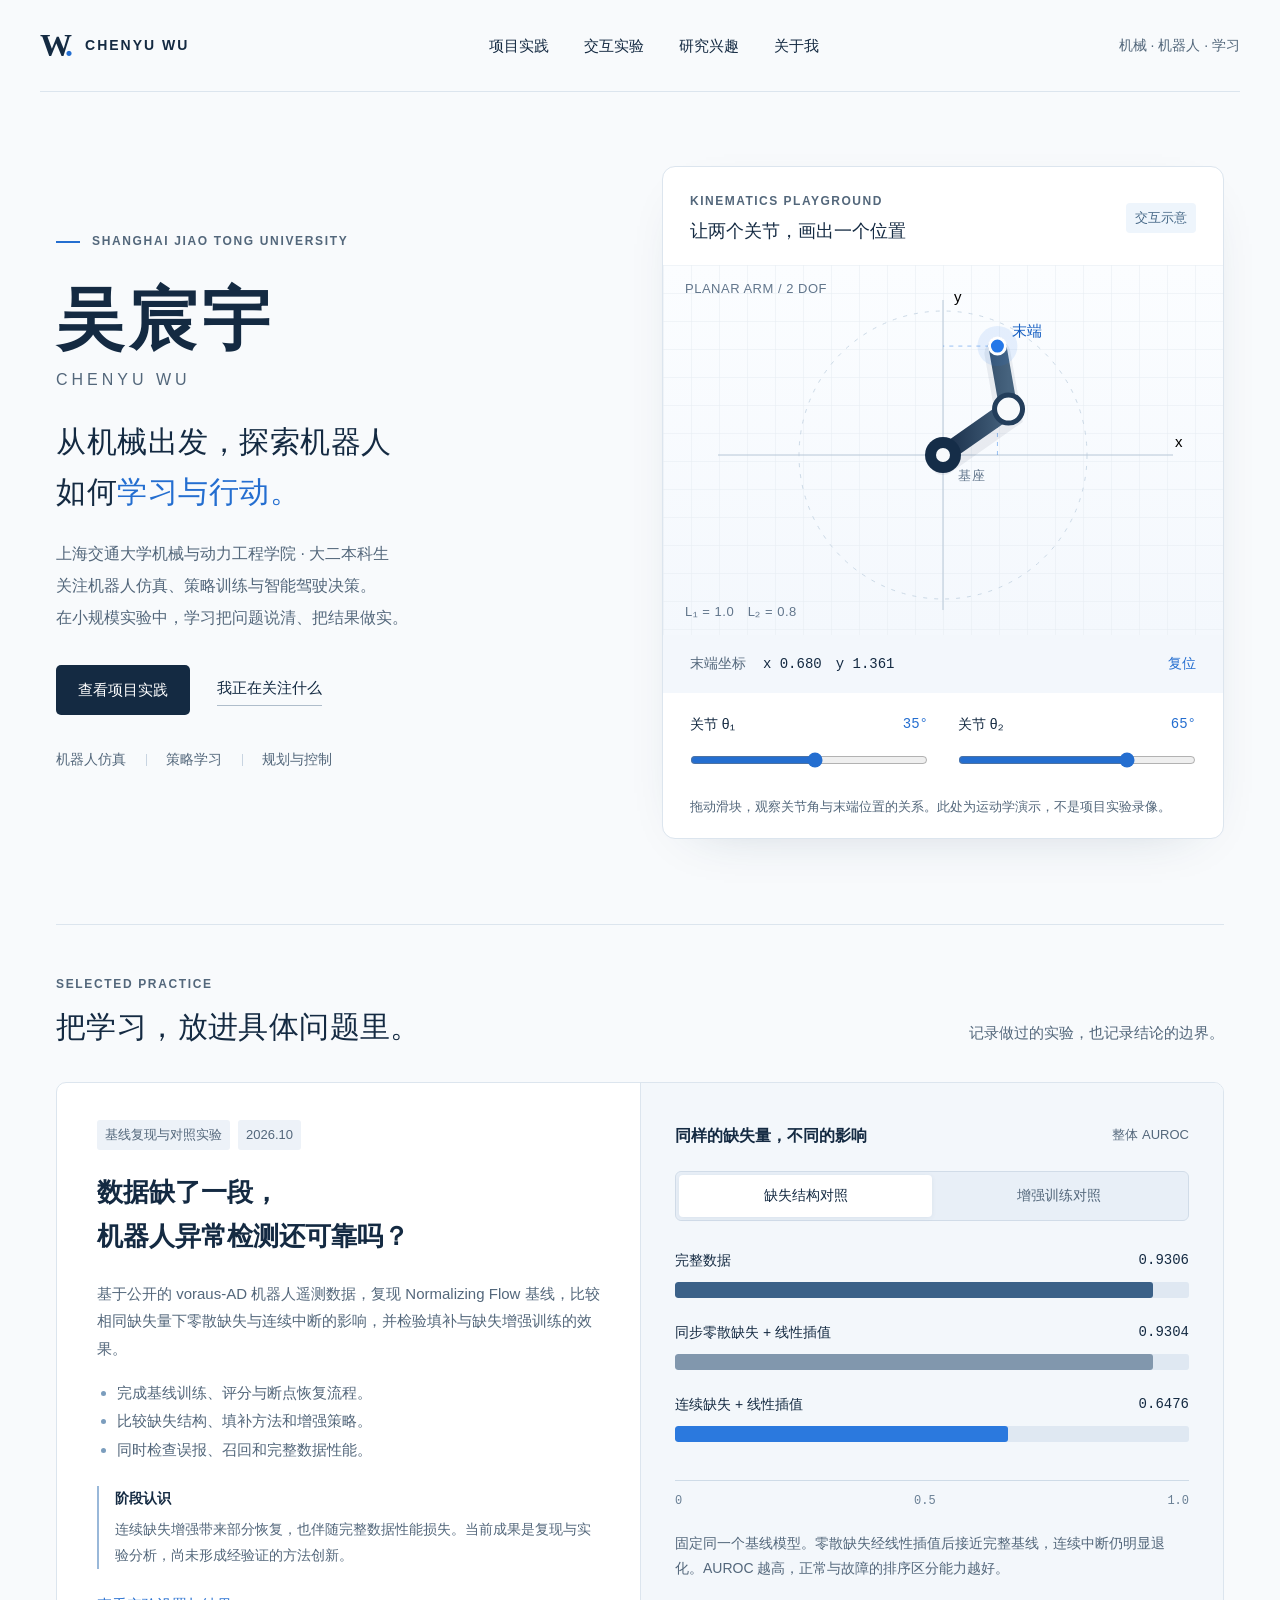
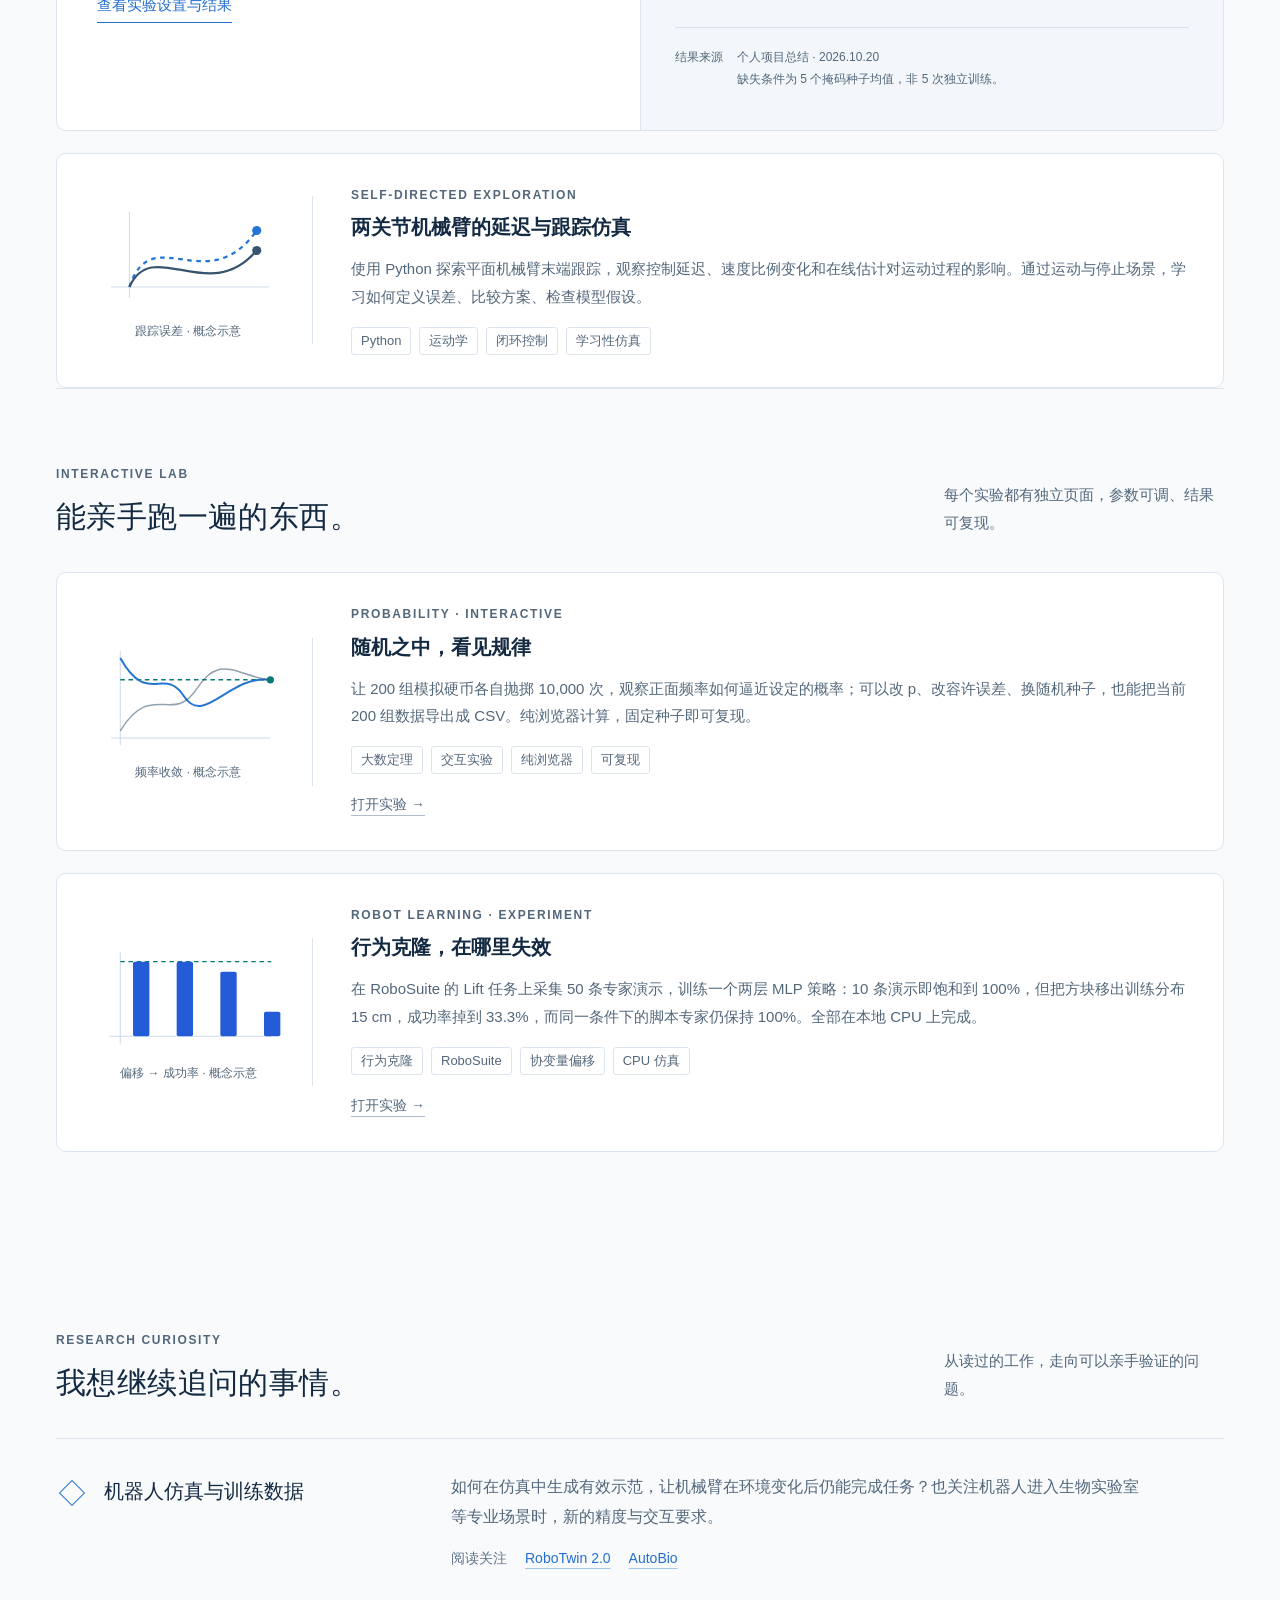
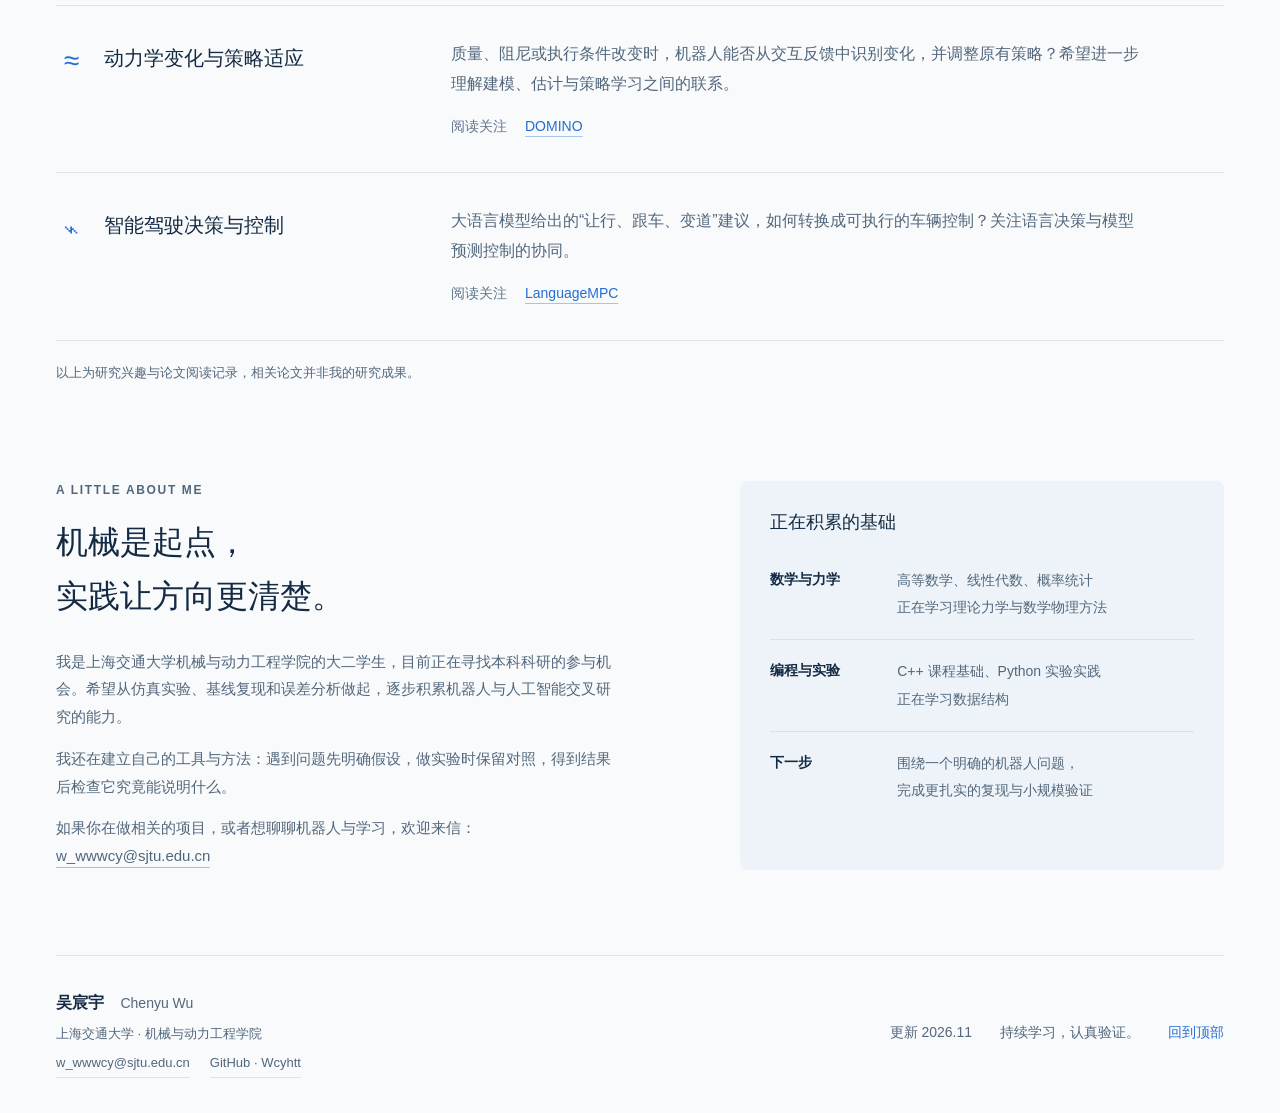
<file: index.html>
<!doctype html>
<html lang="zh-CN">
<head>
  <meta charset="utf-8">
  <meta name="viewport" content="width=device-width, initial-scale=1">
  <meta name="description" content="吴宸宇，上海交通大学机械与动力工程学院本科生。关注机器人仿真、策略学习与智能驾驶决策，记录项目实践与学习探索。">
  <meta name="theme-color" content="#f8fafc">
  <meta property="og:type" content="website">
  <meta property="og:site_name" content="吴宸宇 · Chenyu Wu">
  <meta property="og:title" content="吴宸宇｜机器人与机械 · 学习和探索">
  <meta property="og:description" content="上海交通大学机械与动力工程学院本科生。关注机器人仿真、策略学习与智能驾驶决策，附两个可交互、可复现的实验。">
  <meta property="og:url" content="https://wcyhtt.github.io/">
  <meta name="twitter:card" content="summary">
  <title>吴宸宇｜机器人与机械 · 学习和探索</title>
  <link rel="icon" href="favicon.svg" type="image/svg+xml">
  <link rel="stylesheet" href="style.css">
  <script src="app.js" defer></script>
  <script type="application/ld+json">
  {
    "@context": "https://schema.org",
    "@type": "Person",
    "name": "吴宸宇",
    "alternateName": "Chenyu Wu",
    "email": "w_wwwcy@sjtu.edu.cn",
    "sameAs": ["https://github.com/Wcyhtt"],
    "affiliation": { "@type": "CollegeOrUniversity", "name": "上海交通大学机械与动力工程学院" },
    "knowsAbout": ["机器人仿真", "策略学习", "规划与控制", "智能驾驶决策"]
  }
  </script>
</head>
<body>
  <a class="skip-link" href="#main">跳到正文</a>
  <header class="site-header">
    <a class="identity" href="#home" aria-label="吴宸宇主页"><span class="monogram">W<span>.</span></span><span>CHENYU WU</span></a>
    <nav aria-label="主导航"><a href="#projects">项目实践</a><a href="#lab">交互实验</a><a href="#interests">研究兴趣</a><a href="#about">关于我</a></nav>
    <span class="header-note">机械 · 机器人 · 学习</span>
  </header>
  <main id="main">
    <section class="hero section-shell" id="home">
      <div class="hero-copy">
        <p class="eyebrow"><span class="line"></span> SHANGHAI JIAO TONG UNIVERSITY</p>
        <h1>吴宸宇<span class="english-name">Chenyu Wu</span></h1>
        <p class="hero-statement">从机械出发，探索机器人<br>如何<span>学习与行动。</span></p>
        <p class="hero-description">上海交通大学机械与动力工程学院 · 大二本科生<br>关注机器人仿真、策略训练与智能驾驶决策。<br>在小规模实验中，学习把问题说清、把结果做实。</p>
        <div class="hero-actions"><a class="button primary" href="#projects">查看项目实践</a><a class="text-link" href="#interests">我正在关注什么</a></div>
        <div class="topic-strip"><span>机器人仿真</span><span>策略学习</span><span>规划与控制</span></div>
      </div>
      <div class="robot-panel">
        <div class="panel-heading"><div><span class="eyebrow">KINEMATICS PLAYGROUND</span><h2>让两个关节，画出一个位置</h2></div><span class="pill">交互示意</span></div>
        <svg id="robot" viewBox="0 0 560 370" role="img" aria-label="可通过下方滑块调整关节角度的平面两连杆运动学示意图">
          <defs>
            <pattern id="grid" width="28" height="28" patternUnits="userSpaceOnUse"><path d="M 28 0 L 0 0 0 28" fill="none" stroke="#e5ebf1" stroke-width="1"/></pattern>
            <linearGradient id="linkGrad" x1="0" x2="1"><stop stop-color="#182d48"/><stop offset="1" stop-color="#46637e"/></linearGradient>
          </defs>
          <rect width="560" height="370" fill="url(#grid)"/>
          <circle cx="280" cy="190" r="144" fill="none" stroke="#cbd9e6" stroke-dasharray="4 7"/>
          <path d="M55 190 H510 M280 35 V345" stroke="#b7c7d7" stroke-width="1"/>
          <text x="512" y="182" class="svg-label">x</text><text x="291" y="37" class="svg-label">y</text>
          <text x="22" y="28" class="svg-meta">PLANAR ARM / 2 DOF</text>
          <text x="22" y="351" class="svg-meta">L₁ = 1.0　L₂ = 0.8</text>
          <path id="projection" d="" fill="none" stroke="#2276e5" stroke-dasharray="4 5" opacity=".45"/>
          <path id="arm-shadow" d="" fill="none" stroke="#10243a" stroke-width="26" stroke-linecap="round" opacity=".07" transform="translate(0,7)"/>
          <path id="arm-path" d="" fill="none" stroke="url(#linkGrad)" stroke-width="18" stroke-linecap="round" stroke-linejoin="round"/>
          <circle cx="280" cy="190" r="18" fill="#152d48"/><circle cx="280" cy="190" r="7" fill="#f8fafc"/>
          <circle id="elbow" r="14" fill="#f8fafc" stroke="#233e5b" stroke-width="5"/>
          <circle id="end-glow" r="20" fill="#2478e8" opacity=".1"/>
          <circle id="end" r="8" fill="#2478e8" stroke="white" stroke-width="3"/>
          <text id="tool-label" class="svg-label" fill="#165fc2">末端</text>
          <text x="295" y="215" class="svg-meta">基座</text>
        </svg>
        <div class="coordinates"><span>末端坐标 <b id="coords">x 0.680　y 1.361</b></span><button id="reset-arm" class="quiet-button" type="button">复位</button></div>
        <div class="joint-controls">
          <label for="q1"><span>关节 θ₁ <output id="q1-value" for="q1">35°</output></span><input type="range" id="q1" min="-60" max="120" value="35" step="1"></label>
          <label for="q2"><span>关节 θ₂ <output id="q2-value" for="q2">65°</output></span><input type="range" id="q2" min="-145" max="145" value="65" step="1"></label>
        </div>
        <p class="figure-caption">拖动滑块，观察关节角与末端位置的关系。此处为运动学演示，不是项目实验录像。</p>
      </div>
    </section>

    <section class="section-shell projects" id="projects">
      <div class="section-heading"><div><p class="eyebrow">SELECTED PRACTICE</p><h2>把学习，放进具体问题里。</h2></div><p>记录做过的实验，也记录结论的边界。</p></div>
      <article class="featured-project">
        <div class="project-copy"><div class="tags"><span>基线复现与对照实验</span><span>2026.10</span></div>
          <h3>数据缺了一段，<br>机器人异常检测还可靠吗？</h3>
          <p>基于公开的 voraus-AD 机器人遥测数据，复现 Normalizing Flow 基线，比较相同缺失量下零散缺失与连续中断的影响，并检验填补与缺失增强训练的效果。</p>
          <ul class="project-points"><li>完成基线训练、评分与断点恢复流程。</li><li>比较缺失结构、填补方法和增强策略。</li><li>同时检查误报、召回和完整数据性能。</li></ul>
          <p class="project-insight"><span>阶段认识</span>连续缺失增强带来部分恢复，也伴随完整数据性能损失。当前成果是复现与实验分析，尚未形成经验证的方法创新。</p>
          <button type="button" class="text-button" id="open-details" aria-haspopup="dialog">查看实验设置与结果</button>
        </div>
        <div class="results-panel">
          <div class="results-heading"><h4>同样的缺失量，不同的影响</h4><span>整体 AUROC</span></div>
          <div class="chart-tabs" role="tablist" aria-label="对照实验"><button type="button" role="tab" id="tab-structure" aria-controls="chart-content" aria-selected="true" data-mode="structure">缺失结构对照</button><button type="button" role="tab" id="tab-training" aria-controls="chart-content" aria-selected="false" tabindex="-1" data-mode="training">增强训练对照</button></div>
          <div id="chart-content" role="tabpanel" aria-labelledby="tab-structure" tabindex="0"><div id="bars"></div><div class="chart-axis"><span>0</span><span>0.5</span><span>1.0</span></div><p id="chart-description" class="chart-description"></p></div>
          <div class="chart-footnote"><b>结果来源</b><span>个人项目总结 · 2026.10.20<br>缺失条件为 5 个掩码种子均值，非 5 次独立训练。</span></div>
        </div>
      </article>
      <article class="secondary-project"><div class="small-diagram" aria-hidden="true"><svg viewBox="0 0 210 130"><path d="M20 100 H193 M40 112 V17" stroke="#c7d7e6"/><path d="M40 100 C65 25 125 115 180 38" fill="none" stroke="#2575d3" stroke-width="2.5" stroke-dasharray="5 5"/><path d="M40 100 C66 43 127 122 180 60" fill="none" stroke="#38546e" stroke-width="2.5"/><circle cx="180" cy="38" r="5" fill="#2575d3"/><circle cx="180" cy="60" r="5" fill="#38546e"/></svg><span>跟踪误差 · 概念示意</span></div><div><p class="eyebrow">SELF-DIRECTED EXPLORATION</p><h3>两关节机械臂的延迟与跟踪仿真</h3><p>使用 Python 探索平面机械臂末端跟踪，观察控制延迟、速度比例变化和在线估计对运动过程的影响。通过运动与停止场景，学习如何定义误差、比较方案、检查模型假设。</p><div class="tags light"><span>Python</span><span>运动学</span><span>闭环控制</span><span>学习性仿真</span></div></div></article>
    </section>

    <section class="lab section-shell" id="lab">
      <div class="section-heading"><div><p class="eyebrow">INTERACTIVE LAB</p><h2>能亲手跑一遍的东西。</h2></div><p>每个实验都有独立页面，参数可调、结果可复现。</p></div>
      <article class="secondary-project"><div class="small-diagram" aria-hidden="true"><svg viewBox="0 0 210 130"><path d="M20 110 H195 M30 118 V14" stroke="#c7d7e6"/><line x1="30" y1="46" x2="195" y2="46" stroke="#087c72" stroke-width="1.6" stroke-dasharray="5 4"/><path d="M30 22 C60 76 78 30 100 64 S150 40 195 46" fill="none" stroke="#2575d3" stroke-width="2.2"/><path d="M30 102 C64 46 88 96 114 56 S158 42 195 46" fill="none" stroke="#38546e" stroke-width="1.6" opacity=".55"/><circle cx="195" cy="46" r="4" fill="#087c72"/></svg><span>频率收敛 · 概念示意</span></div><div><p class="eyebrow">PROBABILITY · INTERACTIVE</p><h3>随机之中，看见规律</h3><p>让 200 组模拟硬币各自抛掷 10,000 次，观察正面频率如何逼近设定的概率；可以改 p、改容许误差、换随机种子，也能把当前 200 组数据导出成 CSV。纯浏览器计算，固定种子即可复现。</p><div class="tags light"><span>大数定理</span><span>交互实验</span><span>纯浏览器</span><span>可复现</span></div><p class="project-link"><a class="text-link" href="law-of-large-numbers.html" target="_blank" rel="noopener">打开实验 →</a></p></div></article>
<article class="secondary-project"><div class="small-diagram" aria-hidden="true"><svg viewBox="0 0 210 130"><path d="M18 108 H196 M30 116 V16" stroke="#c7d7e6"/><line x1="30" y1="26" x2="196" y2="26" stroke="#087c72" stroke-width="1.4" stroke-dasharray="5 4"/><rect x="44" y="26" width="18" height="82" fill="#245bd6" rx="2"/><rect x="92" y="26" width="18" height="82" fill="#245bd6" rx="2"/><rect x="140" y="37" width="18" height="71" fill="#245bd6" rx="2"/><rect x="188" y="81" width="18" height="27" fill="#245bd6" rx="2"/></svg><span>偏移 → 成功率 · 概念示意</span></div><div><p class="eyebrow">ROBOT LEARNING · EXPERIMENT</p><h3>行为克隆，在哪里失效</h3><p>在 RoboSuite 的 Lift 任务上采集 50 条专家演示，训练一个两层 MLP 策略：10 条演示即饱和到 100%，但把方块移出训练分布 15 cm，成功率掉到 33.3%，而同一条件下的脚本专家仍保持 100%。全部在本地 CPU 上完成。</p><div class="tags light"><span>行为克隆</span><span>RoboSuite</span><span>协变量偏移</span><span>CPU 仿真</span></div><p class="project-link"><a class="text-link" href="behavior-cloning.html" target="_blank" rel="noopener">打开实验 →</a></p></div></article>
    </section>

    <section class="interests section-shell" id="interests">
      <div class="section-heading"><div><p class="eyebrow">RESEARCH CURIOSITY</p><h2>我想继续追问的事情。</h2></div><p>从读过的工作，走向可以亲手验证的问题。</p></div>
      <div class="interest-list">
        <article><div class="interest-title"><span class="interest-symbol" aria-hidden="true">◇</span><h3>机器人仿真与训练数据</h3></div><div><p>如何在仿真中生成有效示范，让机械臂在环境变化后仍能完成任务？也关注机器人进入生物实验室等专业场景时，新的精度与交互要求。</p><div class="reading-links"><span>阅读关注</span><a href="https://arxiv.org/abs/2506.18088" target="_blank" rel="noopener noreferrer">RoboTwin 2.0</a><a href="https://arxiv.org/abs/2505.14030" target="_blank" rel="noopener noreferrer">AutoBio</a></div></div></article>
        <article><div class="interest-title"><span class="interest-symbol" aria-hidden="true">≈</span><h3>动力学变化与策略适应</h3></div><div><p>质量、阻尼或执行条件改变时，机器人能否从交互反馈中识别变化，并调整原有策略？希望进一步理解建模、估计与策略学习之间的联系。</p><div class="reading-links"><span>阅读关注</span><a href="https://arxiv.org/abs/2210.04209" target="_blank" rel="noopener noreferrer">DOMINO</a></div></div></article>
        <article><div class="interest-title"><span class="interest-symbol" aria-hidden="true">⌁</span><h3>智能驾驶决策与控制</h3></div><div><p>大语言模型给出的“让行、跟车、变道”建议，如何转换成可执行的车辆控制？关注语言决策与模型预测控制的协同。</p><div class="reading-links"><span>阅读关注</span><a href="https://arxiv.org/abs/2310.03026" target="_blank" rel="noopener noreferrer">LanguageMPC</a></div></div></article>
      </div>
      <p class="reading-note">以上为研究兴趣与论文阅读记录，相关论文并非我的研究成果。</p>
    </section>

    <section class="about section-shell" id="about">
      <div class="about-intro"><p class="eyebrow">A LITTLE ABOUT ME</p><h2>机械是起点，<br>实践让方向更清楚。</h2><p>我是上海交通大学机械与动力工程学院的大二学生，目前正在寻找本科科研的参与机会。希望从仿真实验、基线复现和误差分析做起，逐步积累机器人与人工智能交叉研究的能力。</p><p>我还在建立自己的工具与方法：遇到问题先明确假设，做实验时保留对照，得到结果后检查它究竟能说明什么。</p><p class="contact-line">如果你在做相关的项目，或者想聊聊机器人与学习，欢迎来信：<a class="text-link" href="mailto:w_wwwcy@sjtu.edu.cn">w_wwwcy@sjtu.edu.cn</a></p></div>
      <div class="foundation"><h3>正在积累的基础</h3><dl><div><dt>数学与力学</dt><dd>高等数学、线性代数、概率统计<br>正在学习理论力学与数学物理方法</dd></div><div><dt>编程与实验</dt><dd>C++ 课程基础、Python 实验实践<br>正在学习数据结构</dd></div><div><dt>下一步</dt><dd>围绕一个明确的机器人问题，<br>完成更扎实的复现与小规模验证</dd></div></dl></div>
    </section>
  </main>
  <footer class="site-footer section-shell"><div><b>吴宸宇 <span>Chenyu Wu</span></b><p>上海交通大学 · 机械与动力工程学院</p><p class="footer-contact"><a href="mailto:w_wwwcy@sjtu.edu.cn">w_wwwcy@sjtu.edu.cn</a><a href="https://github.com/Wcyhtt" target="_blank" rel="noopener noreferrer">GitHub · Wcyhtt</a></p></div><div class="footer-right"><span>更新 2026.11</span><span>持续学习，认真验证。</span><a href="#home">回到顶部</a></div></footer>

  <dialog id="project-dialog" aria-labelledby="dialog-title"><div class="dialog-top"><span class="eyebrow">PROJECT NOTES</span><button type="button" class="close-button" id="close-details" aria-label="关闭实验详情">关闭</button></div><h2 id="dialog-title">机器人遥测缺失鲁棒性实验</h2><p class="dialog-lead">公开基线复现 · 缺失结构对照 · 普通增强验证</p>
    <h3>实验设置</h3><div class="dialog-facts"><div><span>数据集</span><b>voraus-AD · 100 Hz</b></div><div><span>基线</span><b>官方 Normalizing Flow</b></div><div><span>基线训练</span><b>CPU · 70 轮</b></div><div><span>评价周期</span><b>209 正常 + 755 故障</b></div></div>
    <p>人工缺失设置：一个轴组的 21 个通道，每通道缺失 50 点。连续条件对应 0.5 秒，零散条件匹配缺失数量。分别比较前值填补、线性插值，以及正常续训、零散增强、连续增强。</p>
    <h3>最值得保留的认识</h3><ul><li>零散缺失下，线性插值能使排序性能接近完整基线；连续中断仍明显退化。</li><li>连续增强将缺失条件平均 AUROC 从正常续训的 0.6460 提高到 0.7575，但完整数据召回从 69.54% 降至 61.32%。</li><li>高召回可能伴随大量误报，因此不能只看单一指标。</li></ul>
    <h3>证据范围</h3><p>仅包含一个数据集及有限训练随机种子；五个掩码种子复用同一批周期。线性插值为离线对照，人工遥测缺失不等于真实总线故障。项目尚无论文或经验证的方法创新，当前保留复现流程、结果与阶段分析。</p>
    <div class="dialog-actions"><a class="button primary" href="project-note.txt" download>下载简要项目记录</a><a href="https://github.com/vorausrobotik/voraus-ad-dataset" target="_blank" rel="noopener noreferrer">查看上游数据与代码</a></div>
  </dialog>
</body>
</html>
</file>
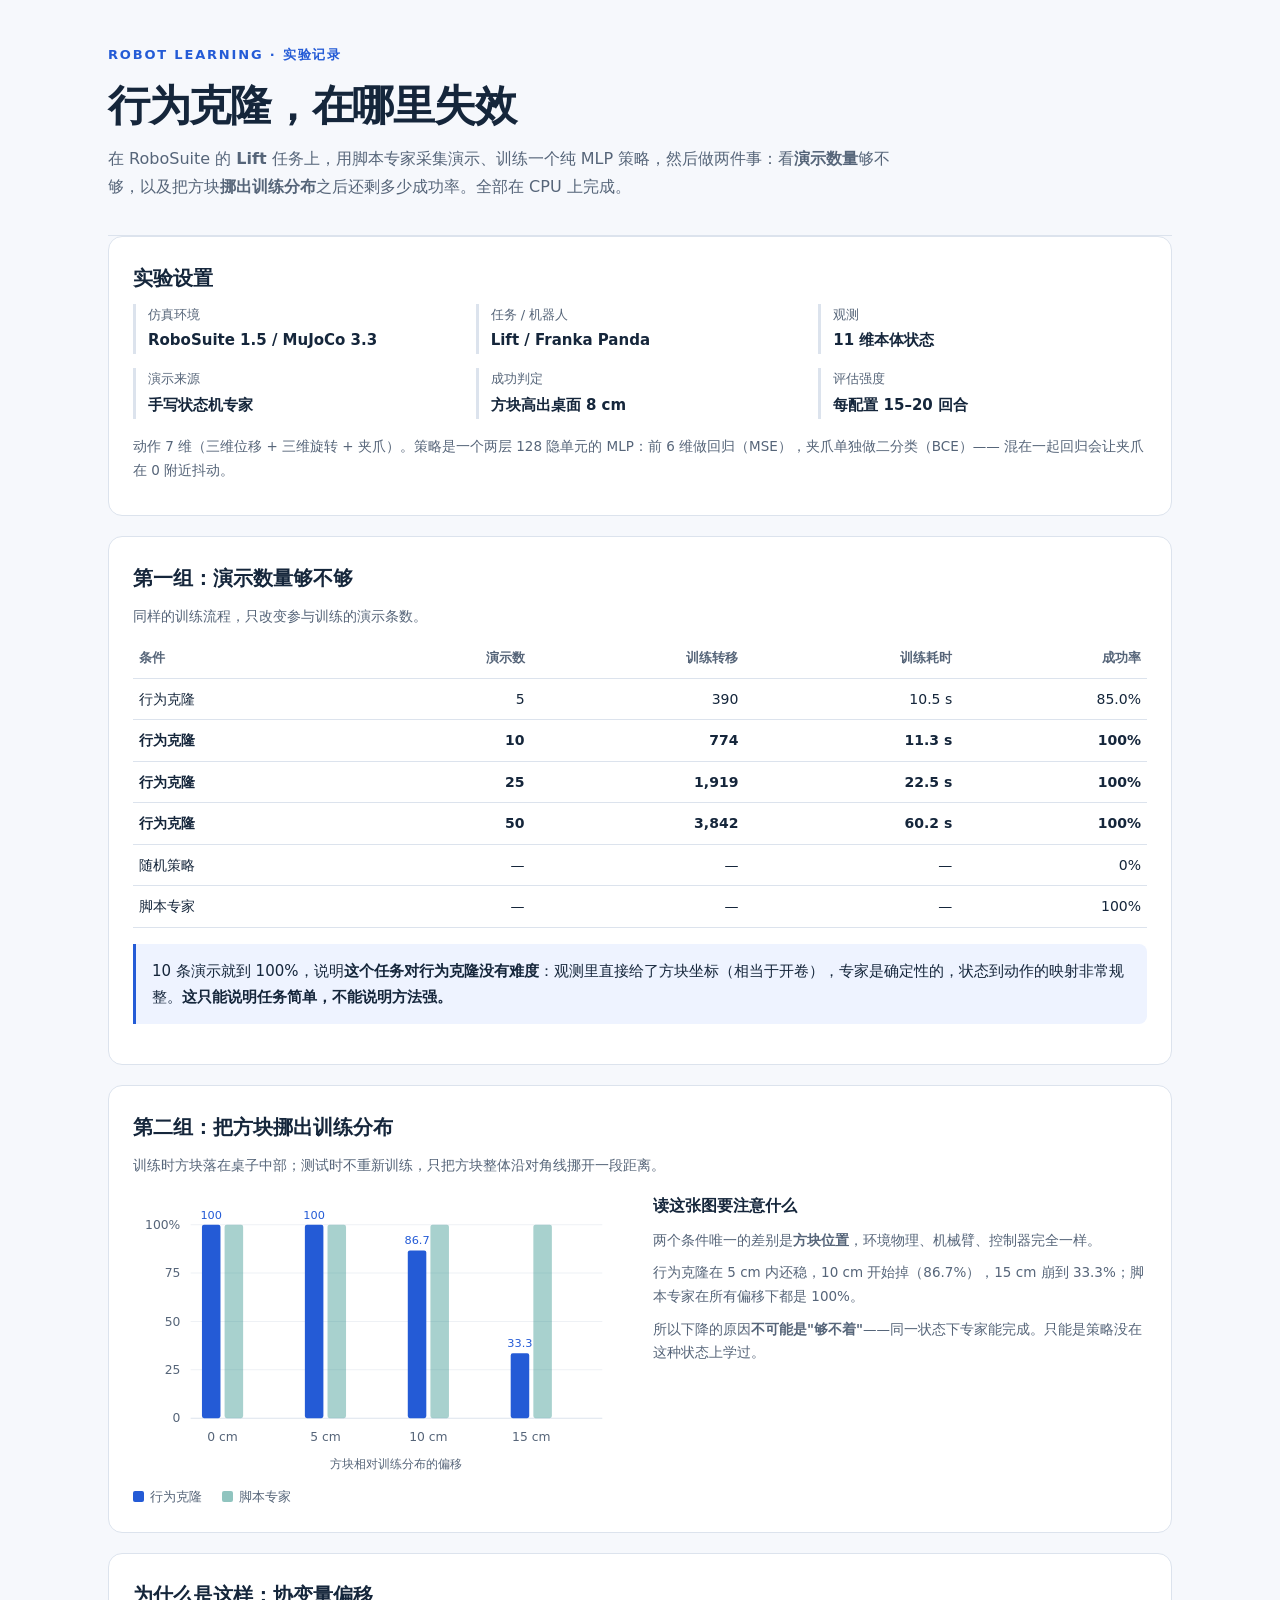
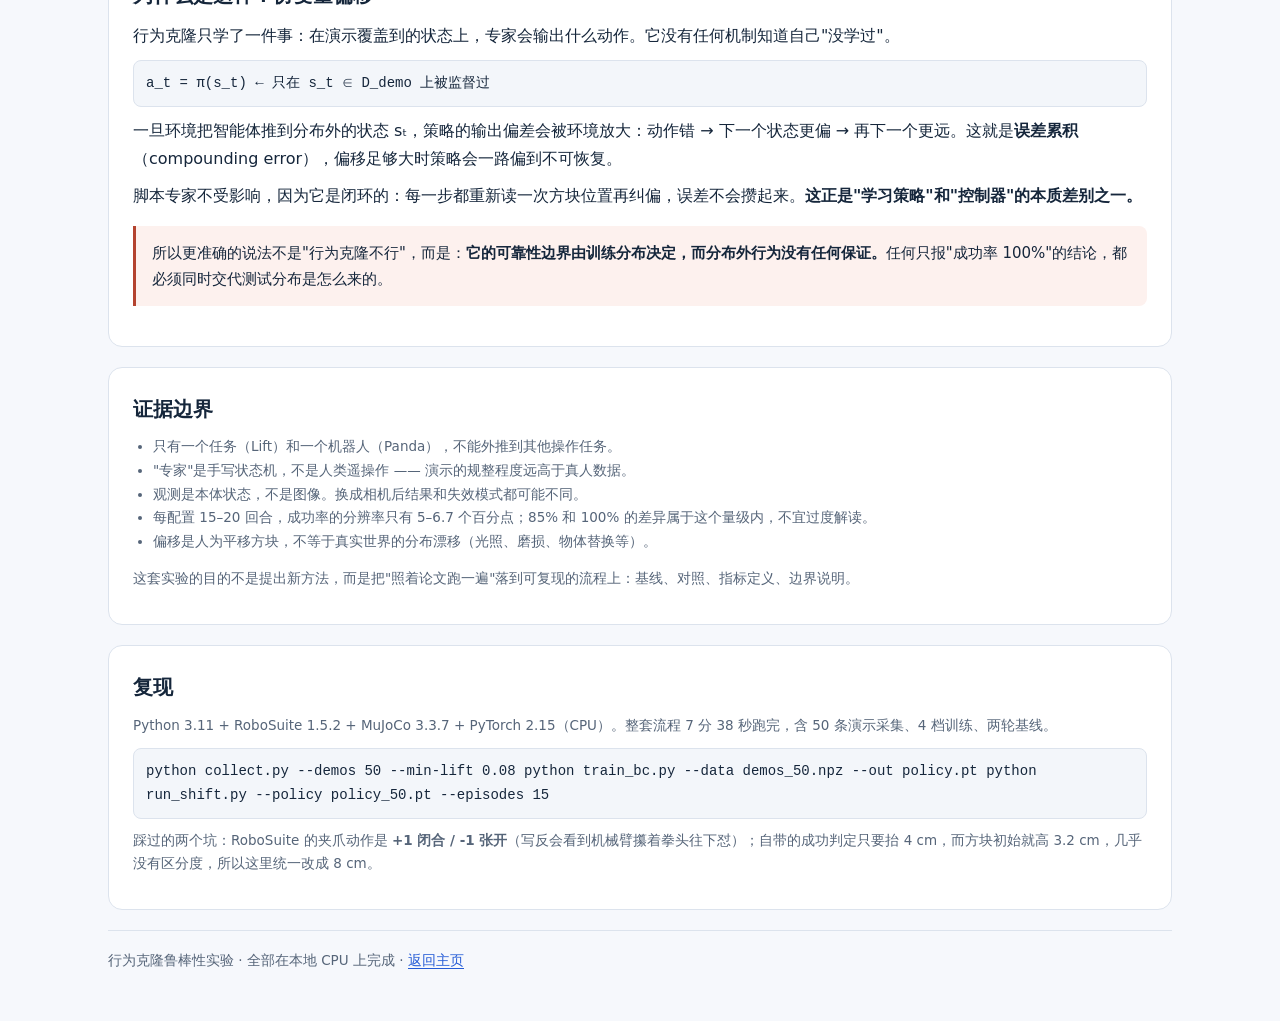
<file: behavior-cloning.html>
<!doctype html>
<html lang="zh-CN">
<head>
<meta charset="UTF-8"><meta name="viewport" content="width=device-width,initial-scale=1">
<link rel="icon" href="favicon.svg" type="image/svg+xml">
<title>行为克隆，在哪里失效 · 机器人学习实验</title>
<meta name="description" content="在 RoboSuite 的 Lift 任务上复现行为克隆：演示数量对成功率的影响，以及方块移出训练分布后策略的失效曲线。">
<style>
:root{color-scheme:light;--ink:#15263b;--muted:#566579;--line:#dce3ed;--blue:#245bd6;--soft:#eef3ff;--green:#087c72;--red:#b4432f}
*{box-sizing:border-box}
body{margin:0;background:#f6f8fc;color:var(--ink);font:16px/1.75 system-ui,-apple-system,"Segoe UI","Microsoft YaHei",sans-serif}
main{max-width:1120px;margin:auto;padding:32px 28px 48px}
header{padding:12px 0 25px;border-bottom:1px solid var(--line)}
.eyebrow{font-size:13px;letter-spacing:.14em;color:var(--blue);font-weight:600}
h1{font-size:clamp(28px,4vw,42px);letter-spacing:-.03em;line-height:1.28;margin:12px 0}
h2{font-size:20px;margin:0 0 8px}
h3{font-size:16px;margin:22px 0 6px}
p{margin:9px 0}
.intro{max-width:800px;color:var(--muted)}
.card{background:#fff;border:1px solid var(--line);border-radius:14px;padding:24px;margin-bottom:20px}
.grid{display:grid;grid-template-columns:1fr 1fr;gap:20px}
@media(max-width:820px){.grid{grid-template-columns:1fr}}
.facts{display:grid;grid-template-columns:repeat(3,1fr);gap:14px;margin-top:6px}
@media(max-width:760px){.facts{grid-template-columns:1fr 1fr}}
.fact{border-left:3px solid var(--line);padding-left:12px}
.fact span{display:block;font-size:13px;color:var(--muted)}
.fact b{font-size:15px;font-weight:600}
table{width:100%;border-collapse:collapse;font-size:14px;margin-top:10px}
th,td{text-align:right;padding:8px 6px;border-bottom:1px solid var(--line)}
th:first-child,td:first-child{text-align:left}
th{font-weight:600;color:var(--muted);font-size:13px}
tr.best td{color:var(--ink);font-weight:600}
.chart{width:100%;height:auto;display:block;margin-top:8px}
.legend{display:flex;gap:20px;flex-wrap:wrap;font-size:13px;color:var(--muted);margin-top:10px}
.sw{display:inline-block;width:11px;height:11px;border-radius:2px;margin-right:6px;vertical-align:-1px}
.subtle{font-size:13.5px;color:var(--muted)}
.callout{background:var(--soft);border-left:3px solid var(--blue);padding:14px 16px;border-radius:0 8px 8px 0;margin:16px 0;font-size:15px}
.warn{border-left-color:var(--red);background:#fdf1ee}
.formula{display:block;font-family:ui-monospace,Consolas,monospace;background:#f3f6fa;border:1px solid var(--line);border-radius:8px;padding:10px 12px;margin:10px 0;font-size:14px;overflow-x:auto}
footer{border-top:1px solid var(--line);margin-top:8px;padding-top:18px;font-size:13.5px;color:var(--muted)}
footer a{color:var(--blue);text-decoration:none;border-bottom:1px solid currentColor}
</style>
</head>
<body><main>
<header>
  <div class="eyebrow">ROBOT LEARNING · 实验记录</div>
  <h1>行为克隆，在哪里失效</h1>
  <p class="intro">在 RoboSuite 的 <b>Lift</b> 任务上，用脚本专家采集演示、训练一个纯 MLP 策略，然后做两件事：看<b>演示数量</b>够不够，以及把方块<b>挪出训练分布</b>之后还剩多少成功率。全部在 CPU 上完成。</p>
</header>

<section class="card">
  <h2>实验设置</h2>
  <div class="facts">
    <div class="fact"><span>仿真环境</span><b>RoboSuite 1.5 / MuJoCo 3.3</b></div>
    <div class="fact"><span>任务 / 机器人</span><b>Lift / Franka Panda</b></div>
    <div class="fact"><span>观测</span><b>11 维本体状态</b></div>
    <div class="fact"><span>演示来源</span><b>手写状态机专家</b></div>
    <div class="fact"><span>成功判定</span><b>方块高出桌面 8 cm</b></div>
    <div class="fact"><span>评估强度</span><b>每配置 15–20 回合</b></div>
  </div>
  <p class="subtle" style="margin-top:16px">动作 7 维（三维位移 + 三维旋转 + 夹爪）。策略是一个两层 128 隐单元的 MLP：前 6 维做回归（MSE），夹爪单独做二分类（BCE）—— 混在一起回归会让夹爪在 0 附近抖动。</p>
</section>

<section class="card">
  <h2>第一组：演示数量够不够</h2>
  <p class="subtle">同样的训练流程，只改变参与训练的演示条数。</p>
  <table>
    <thead><tr><th>条件</th><th>演示数</th><th>训练转移</th><th>训练耗时</th><th>成功率</th></tr></thead>
    <tbody>
      <tr><td>行为克隆</td><td>5</td><td>390</td><td>10.5 s</td><td>85.0%</td></tr>
      <tr class="best"><td>行为克隆</td><td>10</td><td>774</td><td>11.3 s</td><td>100%</td></tr>
      <tr class="best"><td>行为克隆</td><td>25</td><td>1,919</td><td>22.5 s</td><td>100%</td></tr>
      <tr class="best"><td>行为克隆</td><td>50</td><td>3,842</td><td>60.2 s</td><td>100%</td></tr>
      <tr><td>随机策略</td><td>—</td><td>—</td><td>—</td><td>0%</td></tr>
      <tr><td>脚本专家</td><td>—</td><td>—</td><td>—</td><td>100%</td></tr>
    </tbody>
  </table>
  <div class="callout">10 条演示就到 100%，说明<b>这个任务对行为克隆没有难度</b>：观测里直接给了方块坐标（相当于开卷），专家是确定性的，状态到动作的映射非常规整。<b>这只能说明任务简单，不能说明方法强。</b></div>
</section>

<section class="card">
  <h2>第二组：把方块挪出训练分布</h2>
  <p class="subtle">训练时方块落在桌子中部；测试时不重新训练，只把方块整体沿对角线挪开一段距离。</p>
  <div class="grid" style="gap:26px;margin-top:14px">
    <div>
      <svg class="chart" viewBox="0 0 480 268" role="img" aria-label="方块偏移量对成功率的影响：行为克隆从 100% 降到 33%，脚本专家保持 100%">
        <!-- 网格 -->
        <line x1="56" y1="212" x2="456" y2="212" stroke="#dce3ed"/>
        <line x1="56" y1="165" x2="456" y2="165" stroke="#eef1f5"/>
        <line x1="56" y1="118" x2="456" y2="118" stroke="#eef1f5"/>
        <line x1="56" y1="71"  x2="456" y2="71"  stroke="#eef1f5"/>
        <line x1="56" y1="24"  x2="456" y2="24"  stroke="#eef1f5"/>
        <text x="46" y="216" fill="#566579" font-size="12" text-anchor="end">0</text>
        <text x="46" y="169" fill="#566579" font-size="12" text-anchor="end">25</text>
        <text x="46" y="122" fill="#566579" font-size="12" text-anchor="end">50</text>
        <text x="46" y="75"  fill="#566579" font-size="12" text-anchor="end">75</text>
        <text x="46" y="28"  fill="#566579" font-size="12" text-anchor="end">100%</text>

        <!-- 0 cm -->
        <rect x="67"  y="24" width="18" height="188" fill="#245bd6" rx="2"/>
        <rect x="89"  y="24" width="18" height="188" fill="#087c72" opacity=".35" rx="2"/>
        <!-- 5 cm -->
        <rect x="167" y="24" width="18" height="188" fill="#245bd6" rx="2"/>
        <rect x="189" y="24" width="18" height="188" fill="#087c72" opacity=".35" rx="2"/>
        <!-- 10 cm -->
        <rect x="267" y="49" width="18" height="163" fill="#245bd6" rx="2"/>
        <rect x="289" y="24" width="18" height="188" fill="#087c72" opacity=".35" rx="2"/>
        <!-- 15 cm -->
        <rect x="367" y="149" width="18" height="63" fill="#245bd6" rx="2"/>
        <rect x="389" y="24" width="18" height="188" fill="#087c72" opacity=".35" rx="2"/>

        <!-- 数值标注 -->
        <text x="76"  y="18" fill="#245bd6" font-size="11" text-anchor="middle">100</text>
        <text x="176" y="18" fill="#245bd6" font-size="11" text-anchor="middle">100</text>
        <text x="276" y="43" fill="#245bd6" font-size="11" text-anchor="middle">86.7</text>
        <text x="376" y="143" fill="#245bd6" font-size="11" text-anchor="middle">33.3</text>

        <text x="87"  y="234" fill="#566579" font-size="12" text-anchor="middle">0 cm</text>
        <text x="187" y="234" fill="#566579" font-size="12" text-anchor="middle">5 cm</text>
        <text x="287" y="234" fill="#566579" font-size="12" text-anchor="middle">10 cm</text>
        <text x="387" y="234" fill="#566579" font-size="12" text-anchor="middle">15 cm</text>
        <text x="256" y="260" fill="#566579" font-size="12" text-anchor="middle">方块相对训练分布的偏移</text>
      </svg>
      <div class="legend">
        <span><i class="sw" style="background:#245bd6"></i>行为克隆</span>
        <span><i class="sw" style="background:#087c72;opacity:.45"></i>脚本专家</span>
      </div>
    </div>
    <div>
      <h3 style="margin-top:0">读这张图要注意什么</h3>
      <p class="subtle">两个条件唯一的差别是<b>方块位置</b>，环境物理、机械臂、控制器完全一样。</p>
      <p class="subtle">行为克隆在 5 cm 内还稳，10 cm 开始掉（86.7%），15 cm 崩到 33.3%；脚本专家在所有偏移下都是 100%。</p>
      <p class="subtle">所以下降的原因<b>不可能是"够不着"</b>——同一状态下专家能完成。只能是策略没在这种状态上学过。</p>
    </div>
  </div>
</section>

<section class="card">
  <h2>为什么是这样：协变量偏移</h2>
  <p>行为克隆只学了一件事：在演示覆盖到的状态上，专家会输出什么动作。它没有任何机制知道自己"没学过"。</p>
  <span class="formula">a_t = π(s_t)   ←   只在 s_t ∈ D_demo 上被监督过</span>
  <p>一旦环境把智能体推到分布外的状态 sₜ，策略的输出偏差会被环境放大：动作错 → 下一个状态更偏 → 再下一个更远。这就是<b>误差累积</b>（compounding error），偏移足够大时策略会一路偏到不可恢复。</p>
  <p>脚本专家不受影响，因为它是闭环的：每一步都重新读一次方块位置再纠偏，误差不会攒起来。<b>这正是"学习策略"和"控制器"的本质差别之一。</b></p>
  <div class="callout warn">所以更准确的说法不是"行为克隆不行"，而是：<b>它的可靠性边界由训练分布决定，而分布外行为没有任何保证。</b>任何只报"成功率 100%"的结论，都必须同时交代测试分布是怎么来的。</div>
</section>

<section class="card">
  <h2>证据边界</h2>
  <ul class="subtle" style="margin:8px 0 0;padding-left:20px">
    <li>只有一个任务（Lift）和一个机器人（Panda），不能外推到其他操作任务。</li>
    <li>"专家"是手写状态机，不是人类遥操作 —— 演示的规整程度远高于真人数据。</li>
    <li>观测是本体状态，不是图像。换成相机后结果和失效模式都可能不同。</li>
    <li>每配置 15–20 回合，成功率的分辨率只有 5–6.7 个百分点；85% 和 100% 的差异属于这个量级内，不宜过度解读。</li>
    <li>偏移是人为平移方块，不等于真实世界的分布漂移（光照、磨损、物体替换等）。</li>
  </ul>
  <p class="subtle" style="margin-top:14px">这套实验的目的不是提出新方法，而是把"照着论文跑一遍"落到可复现的流程上：基线、对照、指标定义、边界说明。</p>
</section>

<section class="card">
  <h2>复现</h2>
  <p class="subtle">Python 3.11 + RoboSuite 1.5.2 + MuJoCo 3.3.7 + PyTorch 2.15（CPU）。整套流程 7 分 38 秒跑完，含 50 条演示采集、4 档训练、两轮基线。</p>
  <span class="formula">python collect.py --demos 50 --min-lift 0.08
python train_bc.py --data demos_50.npz --out policy.pt
python run_shift.py --policy policy_50.pt --episodes 15</span>
  <p class="subtle">踩过的两个坑：RoboSuite 的夹爪动作是 <b>+1 闭合 / -1 张开</b>（写反会看到机械臂攥着拳头往下怼）；自带的成功判定只要抬 4 cm，而方块初始就高 3.2 cm，几乎没有区分度，所以这里统一改成 8 cm。</p>
</section>

<footer>行为克隆鲁棒性实验 · 全部在本地 CPU 上完成 · <a href="index.html">返回主页</a></footer>
</main>
</body>
</html>
</file>
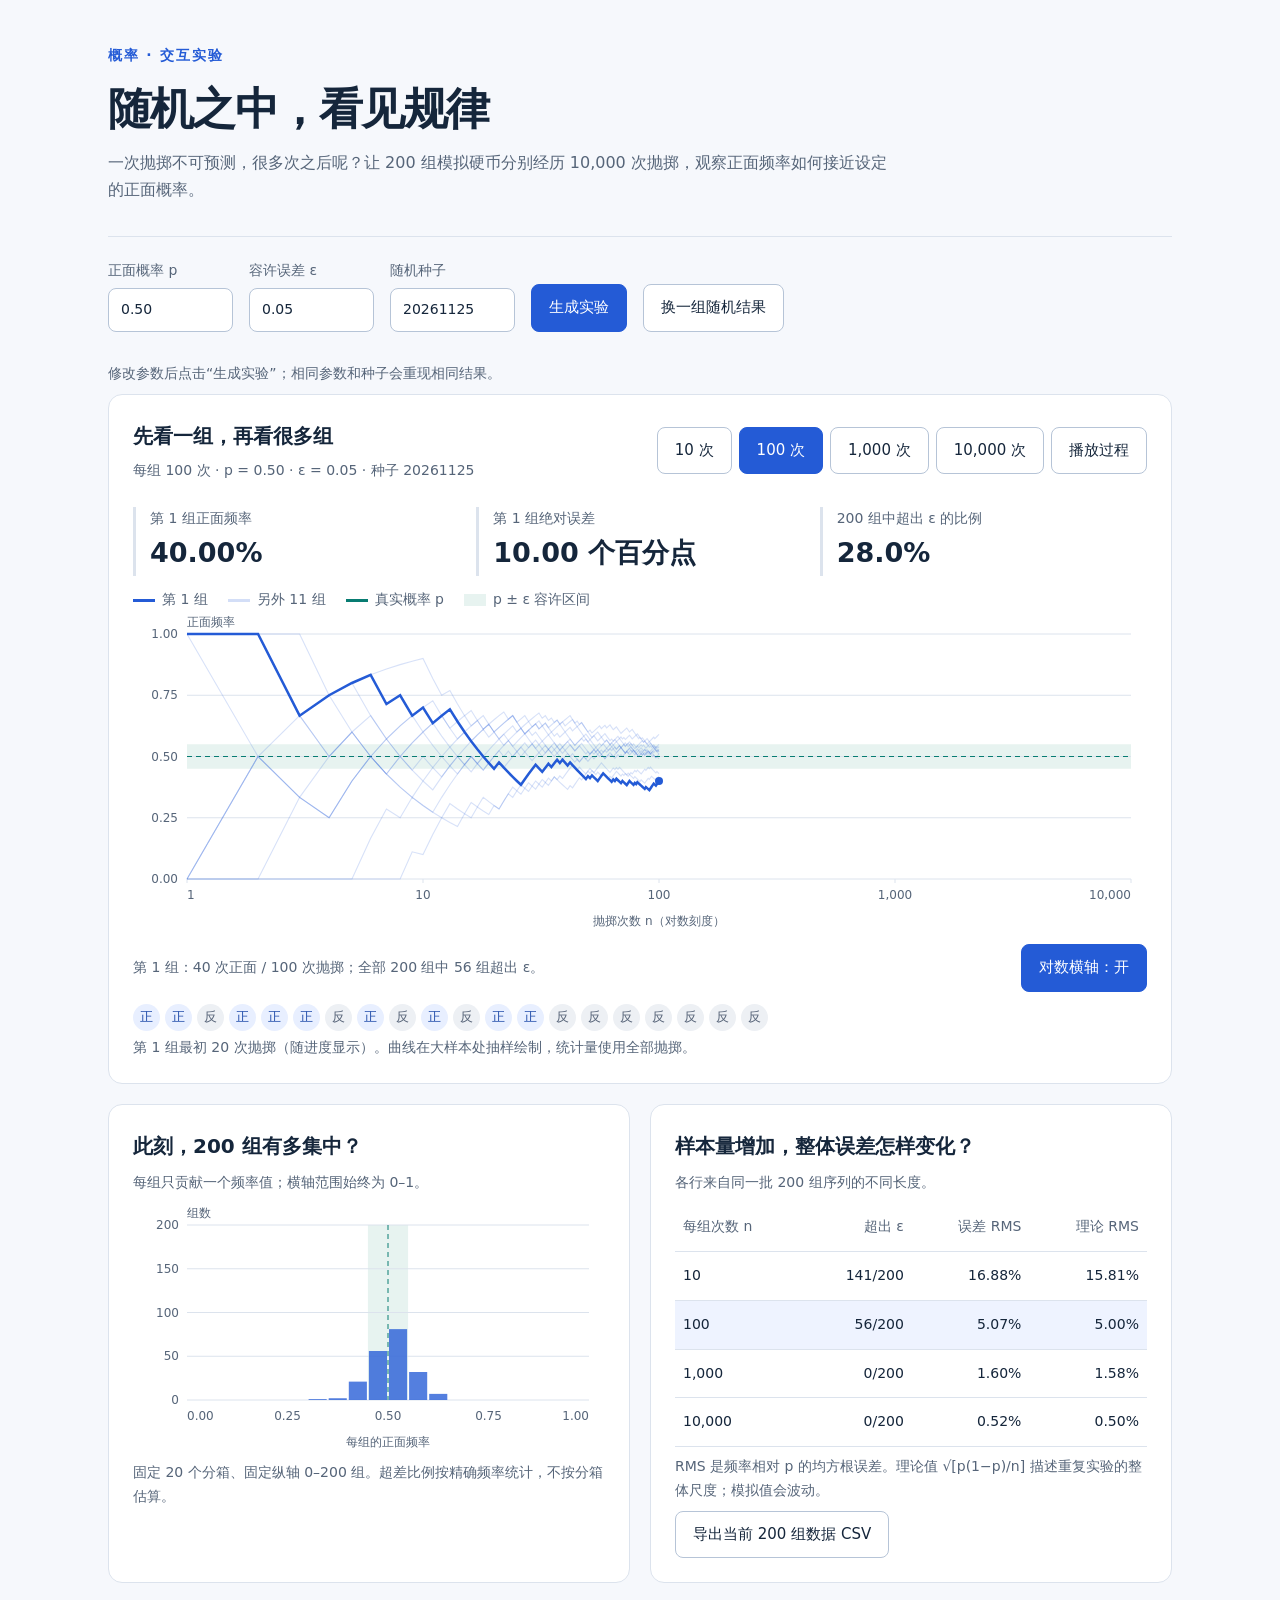
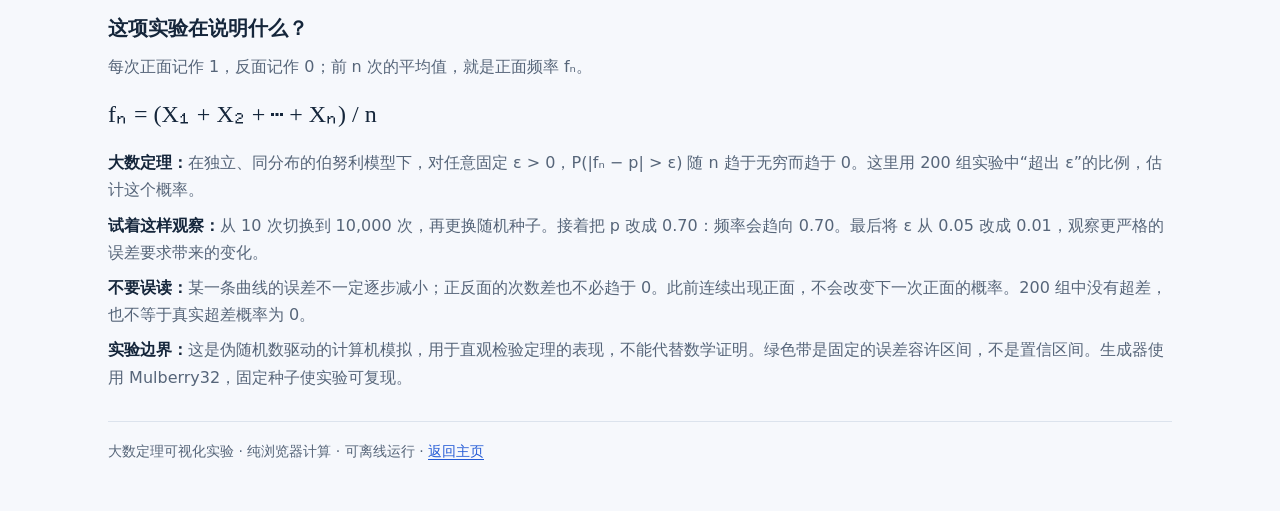
<file: law-of-large-numbers.html>
<!doctype html>
<html lang="zh-CN">
<head>
<meta charset="UTF-8"><meta name="viewport" content="width=device-width,initial-scale=1">
<link rel="icon" href="favicon.svg" type="image/svg+xml">
<title>随机之中，看见规律 · 大数定理实验</title>
<style>
:root{color-scheme:light;--ink:#15263b;--muted:#566579;--line:#dce3ed;--blue:#245bd6;--soft:#eef3ff;--green:#087c72}*{box-sizing:border-box}body{margin:0;background:#f6f8fc;color:var(--ink);font:16px/1.7 system-ui,-apple-system,"Segoe UI","Microsoft YaHei",sans-serif}main{max-width:1120px;margin:auto;padding:32px 28px 48px}header{padding:12px 0 25px;border-bottom:1px solid var(--line)}.eyebrow{font-size:14px;letter-spacing:.13em;color:var(--blue);font-weight:600}h1{font-size:clamp(28px,4vw,44px);letter-spacing:-.04em;line-height:1.3;margin:12px 0}h2{font-size:20px;margin:0 0 6px}p{margin:8px 0}.intro{max-width:780px;color:var(--muted)}.controls{display:flex;flex-wrap:wrap;align-items:end;gap:16px;padding:22px 0}.field{display:grid;gap:5px;font-size:14px;color:var(--muted)}input,button{font:inherit}input{width:125px;padding:9px 12px;border:1px solid #b6c4d7;border-radius:8px;background:white;color:var(--ink)}button{border:1px solid #b6c4d7;border-radius:8px;background:white;padding:10px 17px;color:var(--ink);cursor:pointer;font-size:15px}button:hover{background:#edf2fa}button:focus-visible,input:focus-visible{outline:3px solid #79a5ff;outline-offset:3px}button.primary,button[aria-pressed=true]{background:var(--blue);color:white;border-color:var(--blue)}button:disabled{opacity:.5;cursor:default}.card{background:white;border:1px solid var(--line);border-radius:14px;padding:24px;margin-bottom:20px}.toolbar{display:flex;justify-content:space-between;gap:14px;flex-wrap:wrap;align-items:center}.steps{display:flex;gap:7px;flex-wrap:wrap}.stats{display:grid;grid-template-columns:repeat(3,1fr);gap:16px;margin:24px 0 12px}.stat{border-left:3px solid var(--line);padding-left:14px}.stat span{display:block;font-size:14px;color:var(--muted)}.stat strong{font-size:27px;font-weight:600;font-variant-numeric:tabular-nums}.chart{width:100%;height:320px;display:block}.chart.small{height:250px}.legend{display:flex;gap:20px;flex-wrap:wrap;font-size:14px;color:var(--muted)}.legend span{display:flex;align-items:center;gap:7px}.swatch{width:22px;height:3px;background:var(--blue);display:inline-block}.swatch.other{opacity:.2}.swatch.target{background:var(--green)}.swatch.band{height:12px;background:#e7f3f0}.subtle{font-size:14px;color:var(--muted)}.foot{display:flex;justify-content:space-between;gap:10px;flex-wrap:wrap;align-items:center;margin-top:12px}.grid{display:grid;grid-template-columns:1fr 1fr;gap:20px}.grid>.card{margin:0}.table-wrap{overflow:auto}table{width:100%;border-collapse:collapse;font-size:14px;text-align:right;font-variant-numeric:tabular-nums}th,td{padding:12px 8px;border-bottom:1px solid var(--line);white-space:nowrap}th{font-weight:500;color:var(--muted)}th:first-child,td:first-child{text-align:left}tr.active{background:var(--soft)}.formula{font-family:Georgia,"Times New Roman",serif;font-size:24px;display:block;margin:14px 0}.notes{margin-top:28px}.notes p{color:var(--muted)}.notes b{color:var(--ink)}.error{color:#a42222}.coin-strip{display:flex;gap:5px;overflow:hidden;margin:12px 0 4px;min-height:28px}.coin{display:inline-grid;place-items:center;flex:0 0 27px;height:27px;border-radius:50%;font-size:13px;background:#e8efff;color:#224eab}.coin.tail{background:#edf0f4;color:#59667a}footer{margin-top:30px;font-size:14px;color:var(--muted);border-top:1px solid var(--line);padding-top:18px}@media(max-width:760px){main{padding:20px 14px}.card{padding:16px}.grid{grid-template-columns:1fr}.stats{gap:10px}.stat{padding-left:8px}.stat strong{font-size:22px}.chart{height:290px}.controls{gap:10px}input{width:100px}.steps button{padding:8px 10px}.legend{gap:10px}}
</style>
</head>
<body><main>
<header><div class="eyebrow">概率 · 交互实验</div><h1>随机之中，看见规律</h1><p class="intro">一次抛掷不可预测，很多次之后呢？让 200 组模拟硬币分别经历 10,000 次抛掷，观察正面频率如何接近设定的正面概率。</p></header>
<form id="config" class="controls">
<label class="field">正面概率 p<input id="prob" type="number" min="0.01" max="0.99" step="0.01" value="0.50" required></label>
<label class="field">容许误差 ε<input id="eps" type="number" min="0.01" max="0.20" step="0.01" value="0.05" required></label>
<label class="field">随机种子<input id="seed" type="number" min="0" max="4294967295" step="1" value="20261125" required></label>
<button class="primary" type="submit">生成实验</button><button id="newseed" type="button">换一组随机结果</button>
</form><p class="subtle" id="config-note">修改参数后点击“生成实验”；相同参数和种子会重现相同结果。</p>
<section class="card">
<div class="toolbar"><div><h2>先看一组，再看很多组</h2><div class="subtle" id="status" aria-live="polite"></div></div><div class="steps" id="steps"><button type="button" data-n="10">10 次</button><button type="button" data-n="100">100 次</button><button type="button" data-n="1000">1,000 次</button><button type="button" data-n="10000">10,000 次</button><button type="button" id="play">播放过程</button></div></div>
<div class="stats"><div class="stat"><span>第 1 组正面频率</span><strong id="freq"></strong></div><div class="stat"><span>第 1 组绝对误差</span><strong id="err"></strong></div><div class="stat"><span>200 组中超出 ε 的比例</span><strong id="outside"></strong></div></div>
<div class="legend"><span><i class="swatch"></i>第 1 组</span><span><i class="swatch other"></i>另外 11 组</span><span><i class="swatch target"></i>真实概率 p</span><span><i class="swatch band"></i>p ± ε 容许区间</span></div>
<svg class="chart" id="pathchart" role="img" aria-label="正面频率随抛掷次数变化，显示十二组实验路径"></svg>
<div class="foot"><span class="subtle" id="counts"></span><button type="button" id="scale" aria-pressed="true">对数横轴：开</button></div>
<div class="coin-strip" id="coins" aria-label="第1组最初20次抛掷"></div><div class="subtle">第 1 组最初 20 次抛掷（随进度显示）。曲线在大样本处抽样绘制，统计量使用全部抛掷。</div>
</section>
<div class="grid">
<section class="card"><h2>此刻，200 组有多集中？</h2><p class="subtle">每组只贡献一个频率值；横轴范围始终为 0–1。</p><svg class="chart small" id="histchart" role="img" aria-label="两百组正面频率的直方图"></svg><p class="subtle" id="histnote"></p></section>
<section class="card"><h2>样本量增加，整体误差怎样变化？</h2><p class="subtle">各行来自同一批 200 组序列的不同长度。</p><div class="table-wrap"><table><thead><tr><th>每组次数 n</th><th>超出 ε</th><th>误差 RMS</th><th>理论 RMS</th></tr></thead><tbody id="results"></tbody></table></div><p class="subtle">RMS 是频率相对 p 的均方根误差。理论值 √[p(1−p)/n] 描述重复实验的整体尺度；模拟值会波动。</p><button id="export" type="button">导出当前 200 组数据 CSV</button></section>
</div>
<section class="notes"><h2>这项实验在说明什么？</h2><p>每次正面记作 1，反面记作 0；前 n 次的平均值，就是正面频率 fₙ。</p><span class="formula">fₙ = (X₁ + X₂ + ⋯ + Xₙ) / n</span><p><b>大数定理：</b>在独立、同分布的伯努利模型下，对任意固定 ε &gt; 0，P(|fₙ − p| &gt; ε) 随 n 趋于无穷而趋于 0。这里用 200 组实验中“超出 ε”的比例，估计这个概率。</p><p><b>试着这样观察：</b>从 10 次切换到 10,000 次，再更换随机种子。接着把 p 改成 0.70：频率会趋向 0.70。最后将 ε 从 0.05 改成 0.01，观察更严格的误差要求带来的变化。</p><p><b>不要误读：</b>某一条曲线的误差不一定逐步减小；正反面的次数差也不必趋于 0。此前连续出现正面，不会改变下一次正面的概率。200 组中没有超差，也不等于真实超差概率为 0。</p><p><b>实验边界：</b>这是伪随机数驱动的计算机模拟，用于直观检验定理的表现，不能代替数学证明。绿色带是固定的误差容许区间，不是置信区间。生成器使用 Mulberry32，固定种子使实验可复现。</p></section>
<footer>大数定理可视化实验 · 纯浏览器计算 · 可离线运行 · <a href="index.html" style="color:#245bd6;text-decoration:none;border-bottom:1px solid currentColor">返回主页</a></footer>
</main>
<script>
(()=>{'use strict';
const $=id=>document.getElementById(id), MAX=10000, REPS=200, checkpoints=[10,100,1000,10000];
let p=.5,epsilon=.05,seed=20261125,n=100,log=true,paths=[],summary={},frame=0,playing=false;
function mulberry32(a){return function(){let t=a+=0x6D2B79F5;t=Math.imul(t^t>>>15,t|1);t^=t+Math.imul(t^t>>>7,t|61);return((t^t>>>14)>>>0)/4294967296;};}
function generate(prob,randomSeed){const rng=mulberry32(randomSeed),data=[];for(let r=0;r<REPS;r++){const counts=new Uint16Array(MAX+1);for(let i=1;i<=MAX;i++)counts[i]=counts[i-1]+(rng()<prob?1:0);data.push(counts);}return data;}
function measure(k){let out=0,sq=0;for(const path of paths){const error=path[k]/k-p;sq+=error*error;if(Math.abs(error)>epsilon+1e-12)out++;}return{out,rms:Math.sqrt(sq/REPS),theory:Math.sqrt(p*(1-p)/k)};}
const pct=v=>(100*v).toFixed(2)+'%',pp=v=>(100*v).toFixed(2)+' 个百分点',fmt=v=>v.toLocaleString('zh-CN');
function svgEl(tag,attrs={},text){const e=document.createElementNS('http://www.w3.org/2000/svg',tag);for(const[k,v]of Object.entries(attrs))e.setAttribute(k,v);if(text!==undefined)e.textContent=text;return e;}
function append(s,t,a,txt){const e=svgEl(t,a,txt);s.appendChild(e);return e;}
function base(id,ylab){const svg=$(id),w=Math.max(270,svg.getBoundingClientRect().width),h=svg.getBoundingClientRect().height;svg.replaceChildren();svg.setAttribute('viewBox',`0 0 ${w} ${h}`);const box={l:54,r:w-16,t:22,b:h-53};append(svg,'text',{x:box.l,y:14,fill:'#566579','font-size':12},ylab);return{svg,w,h,...box};}
function text(svg,x,y,s,anchor='middle'){append(svg,'text',{x,y,fill:'#566579','font-size':12,'text-anchor':anchor},s);}
function line(svg,x1,y1,x2,y2,color='#dce3ed',dash){append(svg,'line',{x1,y1,x2,y2,stroke:color,'stroke-width':1,...(dash?{'stroke-dasharray':dash}:{})});}
function pathChart(){const c=base('pathchart','正面频率'),{svg,l,r,t,b}=c;const x=i=>l+(log?Math.log10(i)/4:(i-1)/(MAX-1))*(r-l),y=v=>b-v*(b-t);append(svg,'rect',{x:l,y:y(Math.min(1,p+epsilon)),width:r-l,height:y(Math.max(0,p-epsilon))-y(Math.min(1,p+epsilon)),fill:'#e7f3f0'});for(let v=0;v<=4;v++){const val=v/4;line(svg,l,y(val),r,y(val));text(svg,l-9,y(val)+4,val.toFixed(2),'end');}const ticks=log?(c.w<420?[1,10,1000,10000]:[1,10,100,1000,10000]):(c.w<420?[1,5000,10000]:[1,2500,5000,7500,10000]);for(const v of ticks){line(svg,x(v),b,x(v),b+4);text(svg,x(v),b+20,fmt(v),v===1?'start':v===MAX?'end':'middle');}text(svg,(l+r)/2,c.h-7,log?'抛掷次数 n（对数刻度）':'抛掷次数 n（线性刻度）');line(svg,l,y(p),r,y(p),'#087c72','5 4');const indices=[];let i=1;while(i<n){indices.push(i);i=i<100?i+1:Math.max(i+1,Math.floor(i*1.012));}indices.push(n);for(let k=11;k>=0;k--){let d='';for(const j of indices)d+=(d?'L':'M')+x(j).toFixed(2)+','+y(paths[k][j]/j).toFixed(2);append(svg,'path',{d,fill:'none',stroke:'#245bd6','stroke-opacity':k===0?1:.18,'stroke-width':k===0?2.5:1.1});}append(svg,'circle',{cx:x(n),cy:y(paths[0][n]/n),r:4,fill:'#245bd6'});svg.setAttribute('aria-label',`${n}次抛掷，第1组正面频率${pct(paths[0][n]/n)}，真实概率${pct(p)}。`);}
function histogram(){const c=base('histchart','组数'),{svg,l,r,t,b}=c,bins=new Array(20).fill(0);for(const path of paths)bins[Math.min(19,Math.floor(path[n]/n*20))]++;const x=v=>l+v*(r-l),y=v=>b-v/REPS*(b-t);append(svg,'rect',{x:x(Math.max(0,p-epsilon)),y:t,width:x(Math.min(1,p+epsilon))-x(Math.max(0,p-epsilon)),height:b-t,fill:'#e7f3f0'});for(const v of[0,50,100,150,200]){line(svg,l,y(v),r,y(v));text(svg,l-8,y(v)+4,v,'end');}for(let j=0;j<20;j++){const rect=append(svg,'rect',{x:x(j/20)+1,y:y(bins[j]),width:Math.max(1,(r-l)/20-2),height:b-y(bins[j]),fill:'#245bd6','fill-opacity':.78});rect.appendChild(svgEl('title',{},`${(j/20).toFixed(2)} ≤ 频率 ${j===19?'≤':'<'} ${((j+1)/20).toFixed(2)}：${bins[j]}组`));}line(svg,x(p),t,x(p),b,'#087c72','5 4');for(const v of[0,.25,.5,.75,1])text(svg,x(v),b+20,v.toFixed(2),v===0?'start':v===1?'end':'middle');text(svg,(l+r)/2,c.h-7,'每组的正面频率');$('histnote').textContent=`固定 20 个分箱、固定纵轴 0–200 组。超差比例按精确频率统计，不按分箱估算。`;}
function render(){const m=summary[n]||measure(n),f=paths[0][n]/n;$('freq').textContent=pct(f);$('err').textContent=pp(Math.abs(f-p));$('outside').textContent=(m.out/REPS*100).toFixed(1)+'%';$('status').textContent=`每组 ${fmt(n)} 次 · p = ${p.toFixed(2)} · ε = ${epsilon.toFixed(2)} · 种子 ${seed}`;$('counts').textContent=`第 1 组：${fmt(paths[0][n])} 次正面 / ${fmt(n)} 次抛掷；全部 ${REPS} 组中 ${m.out} 组超出 ε。`;document.querySelectorAll('[data-n]').forEach(btn=>btn.setAttribute('aria-pressed',String(+btn.dataset.n===n)));$('results').innerHTML=checkpoints.map(k=>{const v=summary[k];return `<tr class="${k===n?'active':''}"><td>${fmt(k)}</td><td>${v.out}/200</td><td>${pct(v.rms)}</td><td>${pct(v.theory)}</td></tr>`;}).join('');$('coins').replaceChildren();for(let i=1;i<=Math.min(20,n);i++){const head=paths[0][i]>paths[0][i-1],s=document.createElement('span');s.className='coin'+(head?'':' tail');s.textContent=head?'正':'反';s.title=`第${i}次`; $('coins').appendChild(s);}pathChart();histogram();}
function stop(){cancelAnimationFrame(frame);playing=false;$('play').textContent='播放过程';}
function run(){stop();p=+$('prob').value;epsilon=+$('eps').value;seed=+$('seed').value;paths=generate(p,seed);summary={};for(const k of checkpoints)summary[k]=measure(k);n=100;render();}
$('config').addEventListener('submit',e=>{e.preventDefault();if($('config').reportValidity())run();});$('newseed').addEventListener('click',()=>{const value=new Uint32Array(1);crypto.getRandomValues(value);$('seed').value=value[0];if($('config').reportValidity())run();});$('steps').addEventListener('click',e=>{const k=e.target.dataset.n;if(k){stop();n=+k;render();}});$('scale').addEventListener('click',()=>{log=!log;$('scale').textContent=`对数横轴：${log?'开':'关'}`;$('scale').setAttribute('aria-pressed',String(log));pathChart();});$('play').addEventListener('click',()=>{if(playing){stop();return;}playing=true;$('play').textContent='暂停';const start=performance.now();let last=0;function tick(now){const elapsed=now-start;if(now-last>60){n=Math.min(MAX,Math.max(1,Math.floor(10**(4*Math.min(1,elapsed/8000)))));render();last=now;}if(elapsed<8000)frame=requestAnimationFrame(tick);else{n=MAX;stop();render();}}frame=requestAnimationFrame(tick);});$('export').addEventListener('click',()=>{const rows=['seed,p,epsilon,n,replicate,heads,frequency,absolute_error,outside_epsilon'];paths.forEach((a,i)=>{const f=a[n]/n;rows.push([seed,p,epsilon,n,i+1,a[n],f,Math.abs(f-p),Math.abs(f-p)>epsilon+1e-12?1:0].join(','));});const blob=new Blob(['\ufeff'+rows.join('\r\n')],{type:'text/csv;charset=utf-8'}),url=URL.createObjectURL(blob),a=document.createElement('a');a.href=url;a.download=`lln-seed-${seed}-n-${n}.csv`;a.click();setTimeout(()=>URL.revokeObjectURL(url),1000);});new ResizeObserver(()=>{if(paths.length){pathChart();histogram();}}).observe($('pathchart'));run();
})();
</script></body></html>
</file>
<file: style.css>
:root{--ink:#142a42;--muted:#53677b;--blue:#246ed0;--pale:#eef5fc;--line:#dce5ee;--paper:#fff;--bg:#f8fafc;font-size:16px;color-scheme:light}*{box-sizing:border-box}html{scroll-behavior:smooth;scroll-padding-top:96px}body{margin:0;background:var(--bg);color:var(--ink);font-family:Inter,-apple-system,BlinkMacSystemFont,"Segoe UI","PingFang SC","Microsoft YaHei",sans-serif;font-size:1rem;line-height:1.85;-webkit-font-smoothing:antialiased}a{color:inherit;text-decoration:none}button,input{font:inherit}button,a,input{-webkit-tap-highlight-color:transparent}button{cursor:pointer}a:focus-visible,button:focus-visible,input:focus-visible,[tabindex]:focus-visible{outline:3px solid #5299ef;outline-offset:5px}::selection{background:#cfe3ff}h1,h2,h3,h4,p{margin:0}h1,h2,h3,h4{line-height:1.45}button{border:0}svg{display:block}section{scroll-margin-top:25px}.section-shell{width:min(1240px,calc(100% - 112px));margin:auto}.site-header{height:92px;width:min(1360px,calc(100% - 80px));margin:auto;display:flex;align-items:center;justify-content:space-between;border-bottom:1px solid var(--line);gap:28px}.identity{display:flex;align-items:center;gap:13px;letter-spacing:2px;font-weight:700;font-size:.875rem;white-space:nowrap}.monogram{font-family:Georgia,serif;font-weight:bold;font-size:2rem;letter-spacing:-4px;margin-right:3px}.monogram span{color:var(--blue)}nav{display:flex;gap:35px;font-size:.9375rem}nav a{position:relative}nav a:after{content:"";height:2px;background:var(--blue);position:absolute;bottom:-6px;left:0;width:0;transition:width .2s}nav a:hover:after{width:100%}.header-note{font-size:.875rem;color:var(--muted)}.eyebrow{font-size:.75rem;line-height:1.6;font-weight:650;letter-spacing:1.65px;color:var(--muted)}.hero{padding-top:74px;padding-bottom:85px;display:grid;grid-template-columns:1fr 1.02fr;gap:55px;align-items:center}.hero .eyebrow{display:flex;align-items:center;gap:12px}.line{width:24px;height:2px;background:var(--blue)}h1{font-size:4.25rem;letter-spacing:5px;font-weight:650;line-height:1.2;margin:28px 0 28px}.english-name{display:block;margin-top:9px;font-size:1rem;letter-spacing:4px;color:var(--muted);font-weight:450;text-transform:uppercase}.hero-statement{font-size:1.875rem;font-weight:550;letter-spacing:.5px;line-height:1.65;margin-bottom:22px}.hero-statement span{color:var(--blue)}.hero-description{font-size:1rem;color:var(--muted);line-height:2}.hero-actions{display:flex;align-items:center;gap:27px;margin-top:31px}.button{padding:11px 22px;display:inline-flex;align-items:center;justify-content:center;font-size:.9375rem;font-weight:550;border-radius:5px;transition:background .2s,transform .2s}.primary{background:var(--ink);color:white}.primary:hover{background:var(--blue);transform:translateY(-1px)}.text-link{font-size:.9375rem;border-bottom:1px solid #afbdcb;padding-bottom:3px}.text-link:hover{color:var(--blue)}.topic-strip{display:flex;gap:20px;margin-top:32px;font-size:.875rem;color:var(--muted)}.topic-strip span+span{position:relative;padding-left:20px}.topic-strip span+span:before{content:"";height:12px;width:1px;background:#c8d4e1;position:absolute;left:0;top:7px}.robot-panel{background:#fff;border:1px solid var(--line);border-radius:13px;overflow:hidden;box-shadow:0 16px 55px -35px #1736534a}.panel-heading{padding:25px 27px 21px;display:flex;align-items:center;justify-content:space-between;gap:15px}.panel-heading h2{font-size:1.125rem;font-weight:550;margin-top:7px}.panel-heading .eyebrow{font-size:.75rem;letter-spacing:1.5px}.pill{font-size:.8125rem;white-space:nowrap;background:var(--pale);padding:3px 9px;border-radius:4px;color:#466887}#robot{width:100%;height:auto;background:linear-gradient(#fbfdff,#f4f8fd)}.svg-label{font-family:inherit;font-size:15px}.svg-meta{font-family:inherit;font-size:13px;fill:#62768c;letter-spacing:.5px}.coordinates{display:flex;justify-content:space-between;align-items:center;padding:12px 27px;background:#f3f7fc;font-size:.875rem;color:var(--muted);gap:10px}.coordinates b{font-family:ui-monospace,SFMono-Regular,Consolas,monospace;font-weight:500;color:var(--ink);margin-left:13px}.quiet-button{background:transparent;color:var(--blue);font-size:.875rem;padding:4px 0 4px 9px}.joint-controls{padding:19px 27px 7px;display:grid;grid-template-columns:1fr 1fr;gap:30px}.joint-controls label>span{display:flex;justify-content:space-between;font-size:.875rem}.joint-controls output{font-family:ui-monospace,monospace;color:var(--blue)}input[type=range]{width:100%;height:22px;accent-color:var(--blue);margin:11px 0 0;cursor:pointer}.figure-caption{padding:8px 27px 20px;color:var(--muted);font-size:.8125rem;line-height:1.7}.section-heading{display:flex;align-items:flex-end;justify-content:space-between;gap:35px;margin-bottom:34px}.section-heading h2{font-size:1.875rem;font-weight:580;letter-spacing:.4px;margin-top:11px}.section-heading>p{max-width:280px;color:var(--muted);font-size:.9375rem;padding-bottom:2px}.projects{padding-top:50px;border-top:1px solid var(--line)}.featured-project{display:grid;grid-template-columns:1fr 1fr;border:1px solid var(--line);border-radius:10px;background:var(--paper);overflow:hidden}.project-copy{padding:37px 40px 36px}.tags{display:flex;flex-wrap:wrap;gap:8px;font-size:.8125rem;color:var(--muted)}.tags span{background:#edf2f8;padding:3px 8px;border-radius:3px}.project-copy h3{font-size:1.65rem;font-weight:600;margin-top:21px;margin-bottom:21px;line-height:1.65}.project-copy>p,.project-points{font-size:.9375rem;color:var(--muted)}.project-points{padding-left:20px;margin:16px 0 22px;line-height:1.9}.project-points li::marker{color:#7b9dbd}.project-insight{border-left:2px solid #99b8d9;padding-left:16px;font-size:.875rem!important}.project-insight>span{display:block;color:var(--ink);font-weight:600;margin-bottom:5px}.text-button{background:transparent;border-bottom:1px solid var(--blue);color:var(--blue);padding:0 0 3px;margin-top:22px;font-size:.9375rem}.text-button:hover{color:var(--ink);border-color:var(--ink)}.results-panel{padding:40px 34px;background:#f3f7fb;border-left:1px solid var(--line);display:flex;flex-direction:column;justify-content:center}.results-heading{display:flex;justify-content:space-between;align-items:center;gap:15px;margin-bottom:24px}.results-heading h4{font-size:1rem;font-weight:600}.results-heading>span{font-size:.8125rem;color:var(--muted);white-space:nowrap}.chart-tabs{display:flex;border:1px solid #d1dce8;background:#e8eff7;border-radius:6px;padding:3px;margin-bottom:27px}.chart-tabs button{width:50%;padding:8px 10px;border-radius:4px;background:transparent;color:var(--muted);font-size:.875rem}.chart-tabs button[aria-selected=true]{background:white;color:var(--ink);box-shadow:0 1px 5px #29446012}#bars{display:flex;flex-direction:column;gap:22px;min-height:220px}.bar-label{display:flex;justify-content:space-between;font-size:.875rem;margin-bottom:8px;gap:12px}.bar-label b{font-family:ui-monospace,monospace;font-weight:500}.bar-track{height:16px;background:#dfe8f2;border-radius:3px;overflow:hidden}.bar-fill{height:100%;background:#3b6188;border-radius:3px;transition:width .3s}.bar-fill.accent{background:#2b79de}.bar-fill.muted{background:#8197ad}.chart-axis{display:flex;justify-content:space-between;font-family:ui-monospace,monospace;font-size:.75rem;color:#697f94;margin-top:12px;padding-top:9px;border-top:1px solid #cedbe7}.chart-description{font-size:.875rem;color:var(--muted);margin-top:18px;min-height:76px}.chart-footnote{display:flex;gap:14px;border-top:1px solid #d6e1ec;margin-top:20px;padding-top:18px;font-size:.75rem;color:var(--muted)}.chart-footnote b{font-weight:500;white-space:nowrap}.secondary-project{display:grid;grid-template-columns:220px 1fr;gap:38px;padding:32px 36px;border:1px solid var(--line);border-radius:10px;background:#fff;margin-top:22px;align-items:center}.secondary-project h3{font-size:1.25rem;margin:8px 0 13px}.secondary-project p:not(.eyebrow){font-size:.9375rem;color:var(--muted)}.small-diagram{border-right:1px solid var(--line);padding-right:28px;text-align:center}.small-diagram svg{width:100%}.small-diagram span{font-size:.75rem;color:var(--muted)}.tags.light{margin-top:16px}.tags.light span{background:transparent;border:1px solid var(--line);padding:1px 9px}.interests{padding-top:95px}.interest-list{border-top:1px solid var(--line)}.interest-list article{display:grid;grid-template-columns:350px 1fr;gap:45px;padding:33px 0;border-bottom:1px solid var(--line)}.interest-title{display:flex;gap:17px;align-items:flex-start}.interest-title h3{font-size:1.25rem;font-weight:550;padding-top:5px}.interest-symbol{font-size:1.75rem;color:var(--blue);width:31px;line-height:1.6;text-align:center}.interest-list article p{color:var(--muted);font-size:1rem;max-width:690px}.reading-links{display:flex;gap:18px;flex-wrap:wrap;margin-top:15px;font-size:.875rem}.reading-links>span{color:#60748b}.reading-links a{color:var(--blue);text-decoration:underline;text-underline-offset:5px;text-decoration-color:#a5c5ed}.reading-links a:hover{text-decoration-color:var(--blue)}.reading-note{font-size:.8125rem;color:var(--muted);margin-top:20px}.about{display:grid;grid-template-columns:1fr .85fr;gap:115px;padding-top:96px;padding-bottom:85px}.about h2{font-size:2rem;line-height:1.7;font-weight:550;margin:15px 0 24px}.about-intro>p:not(.eyebrow){color:var(--muted);font-size:.9375rem;margin-top:14px}.foundation{padding:28px 30px;background:#edf3f9;border-radius:8px}.foundation h3{font-size:1.125rem;font-weight:550}.foundation dl{margin:14px 0 0}.foundation dl>div{padding:18px 0;border-bottom:1px solid #d7e2ee;display:grid;grid-template-columns:115px 1fr;gap:12px}.foundation dl>div:last-child{border:0;padding-bottom:0}.foundation dt{font-size:.875rem;font-weight:600}.foundation dd{margin:0;color:var(--muted);font-size:.875rem;line-height:1.95}.site-footer{padding:32px 0 35px;border-top:1px solid var(--line);display:flex;justify-content:space-between;gap:25px;font-size:.875rem}.site-footer b{font-size:1rem;font-weight:600}.site-footer b span{margin-left:12px;font-weight:450;color:var(--muted);font-size:.875rem}.site-footer p{font-size:.8125rem;color:var(--muted);margin-top:5px}.footer-right{display:flex;gap:28px;align-items:center;color:var(--muted)}.footer-right a{color:var(--blue)}.skip-link{position:absolute;left:12px;top:-90px;z-index:5;padding:10px;background:var(--ink);color:white}.skip-link:focus{top:10px}dialog{border:1px solid var(--line);border-radius:12px;width:min(750px,calc(100% - 36px));max-height:90vh;padding:34px 39px;color:var(--ink);box-shadow:0 30px 100px #11243d40}dialog::backdrop{background:#10284185;backdrop-filter:blur(4px)}.dialog-top{display:flex;align-items:center;justify-content:space-between;margin-bottom:20px}.close-button{background:#eef3f8;color:var(--ink);border-radius:4px;padding:5px 12px;font-size:.875rem}dialog h2{font-size:1.55rem}.dialog-lead{color:var(--muted);margin:10px 0 24px;font-size:.875rem}dialog h3{font-size:1.05rem;margin:22px 0 12px}dialog p,dialog li{font-size:.9375rem;color:var(--muted)}dialog ul{padding-left:21px}dialog li{margin:9px 0}.dialog-facts{display:grid;grid-template-columns:1fr 1fr;gap:11px;margin:15px 0 20px}.dialog-facts>div{padding:12px 16px;background:#f1f5fa;border-radius:5px}.dialog-facts span{display:block;color:var(--muted);font-size:.8125rem}.dialog-facts b{font-size:.875rem;font-weight:500}.dialog-actions{display:flex;align-items:center;gap:25px;flex-wrap:wrap;margin-top:24px}.dialog-actions>a:not(.button){font-size:.875rem;color:var(--blue);text-decoration:underline}
@media(min-width:1500px){.hero{gap:90px;padding-top:95px;padding-bottom:105px}.hero-statement{font-size:2rem}}
@media(max-width:1100px){.section-shell{width:calc(100% - 72px)}.site-header{width:calc(100% - 60px)}.header-note{display:none}.hero{gap:32px;padding-top:55px}h1{font-size:3.5rem}.hero-statement{font-size:1.55rem}.hero-description{font-size:.9375rem}.panel-heading{padding:20px}.panel-heading h2{font-size:1rem}.pill{display:none}.project-copy{padding:30px}.results-panel{padding:30px 25px}.interest-list article{grid-template-columns:285px 1fr;gap:25px}.about{gap:50px}.foundation{padding:25px}.foundation dl>div{grid-template-columns:1fr;gap:4px}.hero-actions{gap:20px}.text-link{font-size:.875rem}.topic-strip{gap:10px}.topic-strip span+span{padding-left:10px}}
@media(max-width:800px){html{scroll-padding-top:30px}.section-shell{width:calc(100% - 40px)}.site-header{width:calc(100% - 40px);height:auto;min-height:82px;flex-wrap:wrap;padding:16px 0;gap:14px}.identity{font-size:.8125rem}nav{gap:23px;font-size:.875rem}.hero{grid-template-columns:1fr;padding-top:46px;padding-bottom:58px;gap:36px}.hero-copy{max-width:600px}.hero .eyebrow{font-size:.6875rem}h1{font-size:3.65rem;margin:26px 0}.hero-statement{font-size:1.75rem}.hero-description{font-size:1rem}.hero-actions{gap:27px}.topic-strip{margin-top:25px;gap:18px}.topic-strip span+span{padding-left:18px}.robot-panel{max-width:620px;width:100%}.panel-heading h2{font-size:1.125rem}.pill{display:block}.figure-caption{font-size:.8125rem}.section-heading{display:block;margin-bottom:26px}.section-heading h2{font-size:1.55rem}.section-heading>p{margin-top:14px;max-width:none}.featured-project{grid-template-columns:1fr}.results-panel{border-left:0;border-top:1px solid var(--line);padding:28px}.project-copy{padding:29px}.project-copy h3{font-size:1.5rem}.project-copy h3 br{display:none}#bars{min-height:0;gap:20px}.chart-description{min-height:0}.secondary-project{grid-template-columns:1fr;padding:28px;gap:15px}.small-diagram{display:none}.interests{padding-top:65px}.interest-list article{grid-template-columns:1fr;gap:12px;padding:27px 0}.interest-title h3{font-size:1.15rem}.interest-list article>div:last-child{padding-left:48px}.reading-links{gap:15px}.about{grid-template-columns:1fr;gap:32px;padding-top:65px;padding-bottom:55px}.about h2{font-size:1.65rem}.foundation dl>div{grid-template-columns:110px 1fr}.site-footer{flex-direction:column;gap:19px}.footer-right{justify-content:space-between;font-size:.8125rem}dialog{padding:25px}.dialog-facts{grid-template-columns:1fr 1fr}.dialog-actions{gap:18px}}
@media(max-width:400px){nav{gap:17px}.site-header{gap:9px}.hero-actions{gap:18px}.button{padding:10px 17px}.text-link{font-size:.8125rem}.coordinates{padding:12px 18px;font-size:.8125rem}.coordinates b{margin-left:6px}.joint-controls{padding:18px 20px 5px;gap:20px}.panel-heading{padding:20px 18px}.panel-heading h2{font-size:1rem}.figure-caption{padding:8px 18px 17px}.topic-strip{font-size:.8125rem}.project-copy,.results-panel{padding:24px}.results-heading{align-items:start}.results-heading h4{font-size:.9375rem}.foundation{padding:22px}.foundation dl>div{grid-template-columns:1fr}.dialog-facts{grid-template-columns:1fr}}
@media(prefers-reduced-motion:reduce){html{scroll-behavior:auto}*{transition:none!important}}
.footer-contact{display:flex;flex-wrap:wrap;gap:20px;margin-top:10px}
.footer-contact a{border-bottom:1px solid var(--line);padding-bottom:2px;transition:color .2s,border-color .2s}
.footer-contact a:hover{color:var(--blue);border-color:var(--blue)}
.contact-line .text-link{white-space:nowrap}
@media(max-width:800px){.footer-contact{gap:14px}}
.project-link{margin-top:16px}
.project-link .text-link{font-size:.875rem}
.lab{padding-top:76px;padding-bottom:84px;border-top:1px solid var(--line)}
.lab .secondary-project:first-of-type{margin-top:0}
@media(max-width:800px){.lab{padding-top:58px;padding-bottom:62px}}
</file>
